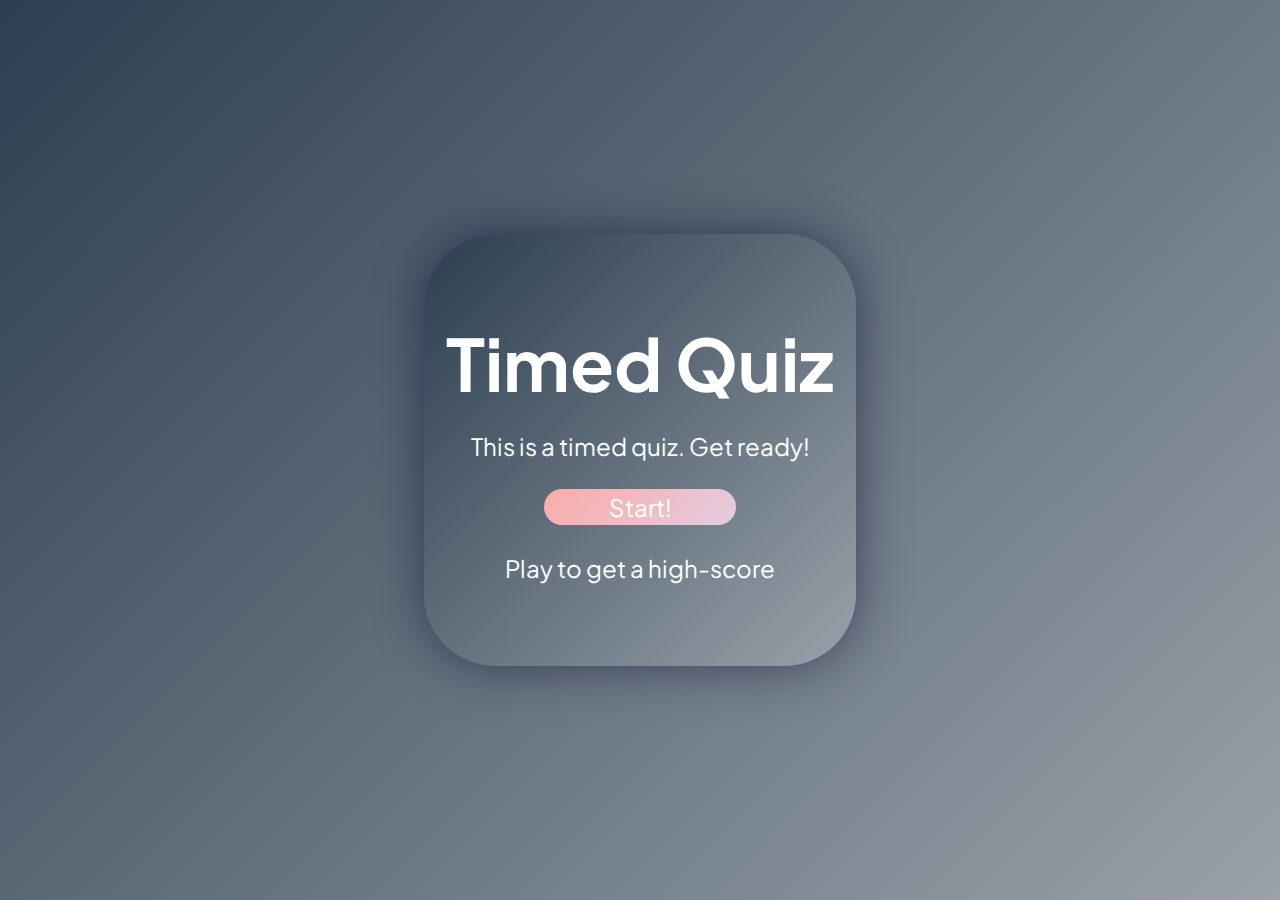
<file: index.html>
<!DOCTYPE html>
<html lang="en">
<head>
    <meta charset="UTF-8">
    <meta http-equiv="X-UA-Compatible" content="IE=edge">
    <meta name="viewport" content="width=device-width, initial-scale=1.0">
    <title>Timed Quiz</title>
    <link rel="stylesheet" href="./assets/css/style.css">
</head>
<body class="bg-gradient">
    <div class="wrap justify-center align-items-center">
        <div class="page-container bg-gradient box-shadow align-center justify-space-around align-items-center flex-column">
            <h1 class="text-align-center">Timed Quiz</h1>
            <p class="text-align-center">This is a timed quiz. Get ready!</p>
            <a href="game.html"><button type="button" id="start">Start!</button></a>
            <p id="high-score">Play to get a high-score</p>
        </div> 
    </section>
    <script src="./assets/js/script.js"></script>
</body>
</html>
</file>
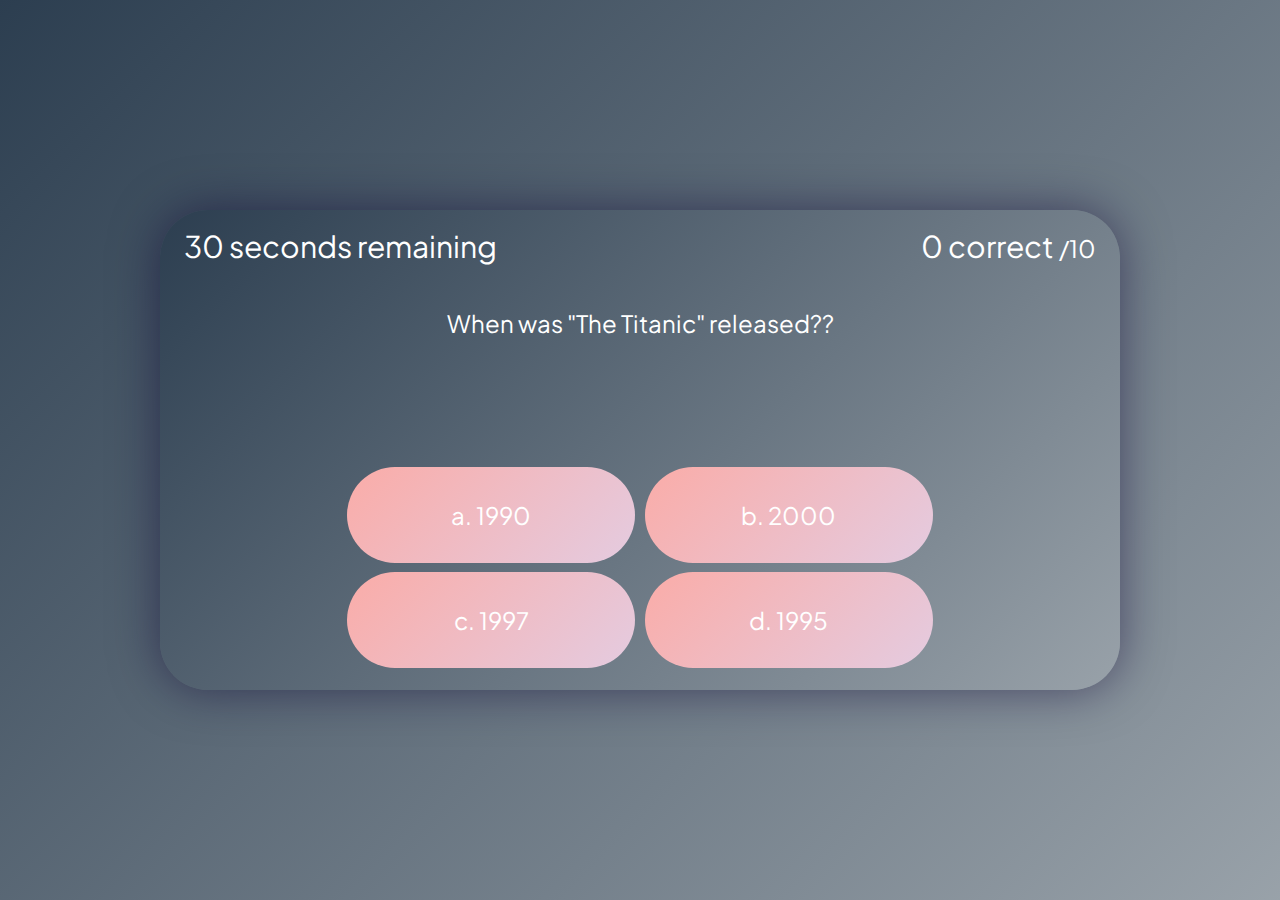
<file: game.html>
<!DOCTYPE html>
<html lang="en">
<head>
    <meta charset="UTF-8">
    <meta http-equiv="X-UA-Compatible" content="IE=edge">
    <meta name="viewport" content="width=device-width, initial-scale=1.0">
    <title>Timed Quiz</title>
    <link rel="stylesheet" href="./assets/css/style.css">
</head>
<body class="bg-gradient">
    <div class="wrap justify-center align-items-center">
        <div class="game-container bg-gradient box-shadow align-center justify-space-around align-items-center flex-column">
            <!-- UI -->
            <div class="ui-display flex-row width-100 justify-space-between">
                <p class="ui-elem" id="ui-time-remaining">30 seconds remaining</p>
                <p class="ui-elem" id="ui-question-progress">0 correct <span id="total-questions"></span></p>
            </div>
            <!-- Question Display -->
            <div class="question-container text-align-center">
                <p id="question-render">[insert js question]</p>
            </div>

            <!-- Button Wrap -->
            <div class="button-container flex-column justify-center" id="choices">
                <div class="flex-row">

                    <button type="button" class="answer-choice" id="a">choice 1</button>
                    <button type="button" class="answer-choice" id="b">choice 2</button>
                </div>
                <div class="flex-row">
                    <button type="button" class="answer-choice" id="c">choice 3</button>               
                    <button type="button" class="answer-choice" id="d">choice 4</button> 
                </div>
            </div>
        </div>
    </div>
    <div id="end-screen"class="end justify-center align-items-center hide">
        <div class="end-container bg-gradient box-shadow">
            <div class="overlay align-center justify-space-around align-items-center flex-column">
                <h1 class="text-align-center"> Game Over</h1>
                <p>You got <span id="total-scoreEl"></span> out of <span id="total-questionsEl"></span> correct!</p>
                <p id="high-scoreEl" class="show text-align-center">A new High-Score!<br>Enter your initals(maximum 3 characters) and press submit to save</p>
                <form class="flex-column hide" id="form" onsubmit="return false;">
                    <input id="initialsEl" class="text-input text-align-center" id="userInput" type="text" value="" placeholder="3 Characters" minlength="3" maxlength="3"/>
                    <input id="submit-button" type="submit" value="submit" onclick="saveScore();">
                </form>
                <a href="index.html"><button id="back-button" class="hide" type="button">Back</button></a>
            </div>
        </div>
       
    </div>
 

    <script src="./assets/js/game.js"></script>
</body>
</html>
</file>
<file: assets/css/style.css>
@import url('https://fonts.googleapis.com/css2?family=Plus+Jakarta+Sans:wght@300;600&display=swap');
:root {
    background-color: #000;
    color: #fff;
}

* {
    box-sizing: border-box;
    margin: 0;
    padding: 0;
    font-size: 24px;
    font-family: 'Plus Jakarta Sans', sans-serif;
}

/* Quick Class Attributes */
body {
    height: 100vh;
}

.align-center {
    align-self: center;
}
 
.align-items-center {
    align-items: center;
}

.text-align-center {
    text-align: center;
}

.text-align-left {
    text-align: start;
}

.justify-center {
    justify-content: center;
}

.justify-space-around {
    justify-content: space-around;
}

.justify-space-between {
    justify-content: space-between;
}

.flex-column {
    display: flex;
    flex-direction: column;
}

.flex-row {
    display: flex;
    flex-direction: row;
}

/* holds all page content */
.wrap {
    display: flex;
    height: 100vh;
    width: 100vw;
}
/* all box-shadows */
.box-shadow {
    box-shadow: 0rem 0rem 2rem rgba(12, 0, 50, 50%);
}
/* background animation gradient */
.bg-gradient {
    background: linear-gradient(-45deg, #42275a, #734b6d, #bdc3c7, #2c3e50);
    background-size: 400% 400%;
    animation: gradient 20s ease infinite;
}
/* rounded card holding content */
.page-container {
    height: 18rem;
    width: 18rem;
    align-content: center;
    margin: auto;
    padding: 3rem 0;
    border-radius: 3rem;
}
/* gives margin to every element within the container */
.page-container > * {
    margin: .2rem;
}
/* header 1 font size */
h1 {
    font-size: 3rem;
}
/* button styling */
button, #submit-button{
    align-self: center;
    width: 8rem;
    height: 1.5rem;
    border-radius: 2rem;
    margin: .2rem;
    border: none;
    color: #fff;
    background: linear-gradient(-45deg, #ddd6f3, #faaca8, #ddd6f3, #faaca8);
    background-size: 400% 400%;
    animation: gradient 20s linear infinite;
}

    /* GAME BOX CSS */
/* content container */
.game-container {
    height: 20rem;
    width: 40rem;
    border-radius: 2rem;
}
/* button styling */
.answer-choice {
    height: 4rem;
    width: 12rem;
}
/* ui container */
.ui-display {
    width: 100%;
    height: 2rem;
    padding: 0 1rem;
}
/* ui elements -- time and score */
.ui-elem {
    font-size: 1.25rem;
}
/* holds the question being asked */
.question-container {
    height: 5rem;
    width: 100%;
    padding: 0 5rem;
}

/* End Screen */
.end {
    position: absolute;
    align-self: center;
    display: flex;
    height: 100vh;
    width: 100vw;
    top: 0;
    left: 0;
    background-color: rgba(12, 0, 50, 75%);
    z-index: 999;
}
/* content container */
.end-container {
    height: 20rem;
    width: 40rem;
    border-radius: 2rem;
}
/* dark purple overlay to give the end screen more separation */
.overlay {
    background-color: rgba(12, 0, 50, 60%);
    height:100%;
    width:100%;
    border-radius: inherit;
    padding: 2rem 0;
}
/* initials input field */
.text-input {
    align-self: center;
    width: 8rem;
    height: 1.5rem;
    border-radius: 2rem;
    margin: .2rem;
}
/* holds the high score text */
#high-scoreEl {
    margin: 0 3rem;
}

/* temp classes */
/* hide element */
.hide {
    display: none;
}
/* show element */
.show {
    display: show;
    animation: show 2s ease;
}
/* class that activates animation */
.flash-red {
animation: flashRed 2s ease-out;
}
/* temporary user feedback -- -5 seconds */
.flash-red::after {
    position: relative;
    right: 65%;
    top: 50%;
    opacity: 100%;
    content: '-5 seconds';
    color: red;
    animation: disappear 2s ease-out;
}
/* class that activates animation */
.flash-green {
    animation: flashGreen 2s ease-out;
}

/* animation css */
/* fade-in */
@keyframes show {
    from {opacity: 0%}
    to {opacity: 100%;}
}
/* fade-out */
@keyframes disappear {
    from {opacity: 100%;}
    to {opacity: 0%;}
}
/* flash red on wrong */
@keyframes flashRed {
    from {color: red;}
    to {color: #fff;}
}
/* flash green on correct */
@keyframes flashGreen {
    from {color: lightgreen;}
    to {color: #fff;}
}
/* background gradient scroll */
@keyframes gradient {
    0% {
        background-position: 0% 50%;
    }
 
    50% {
        background-position: 100% 50%;
    }
 
    100% {
        background-position: 0% 50%;
    }
}
</file>
